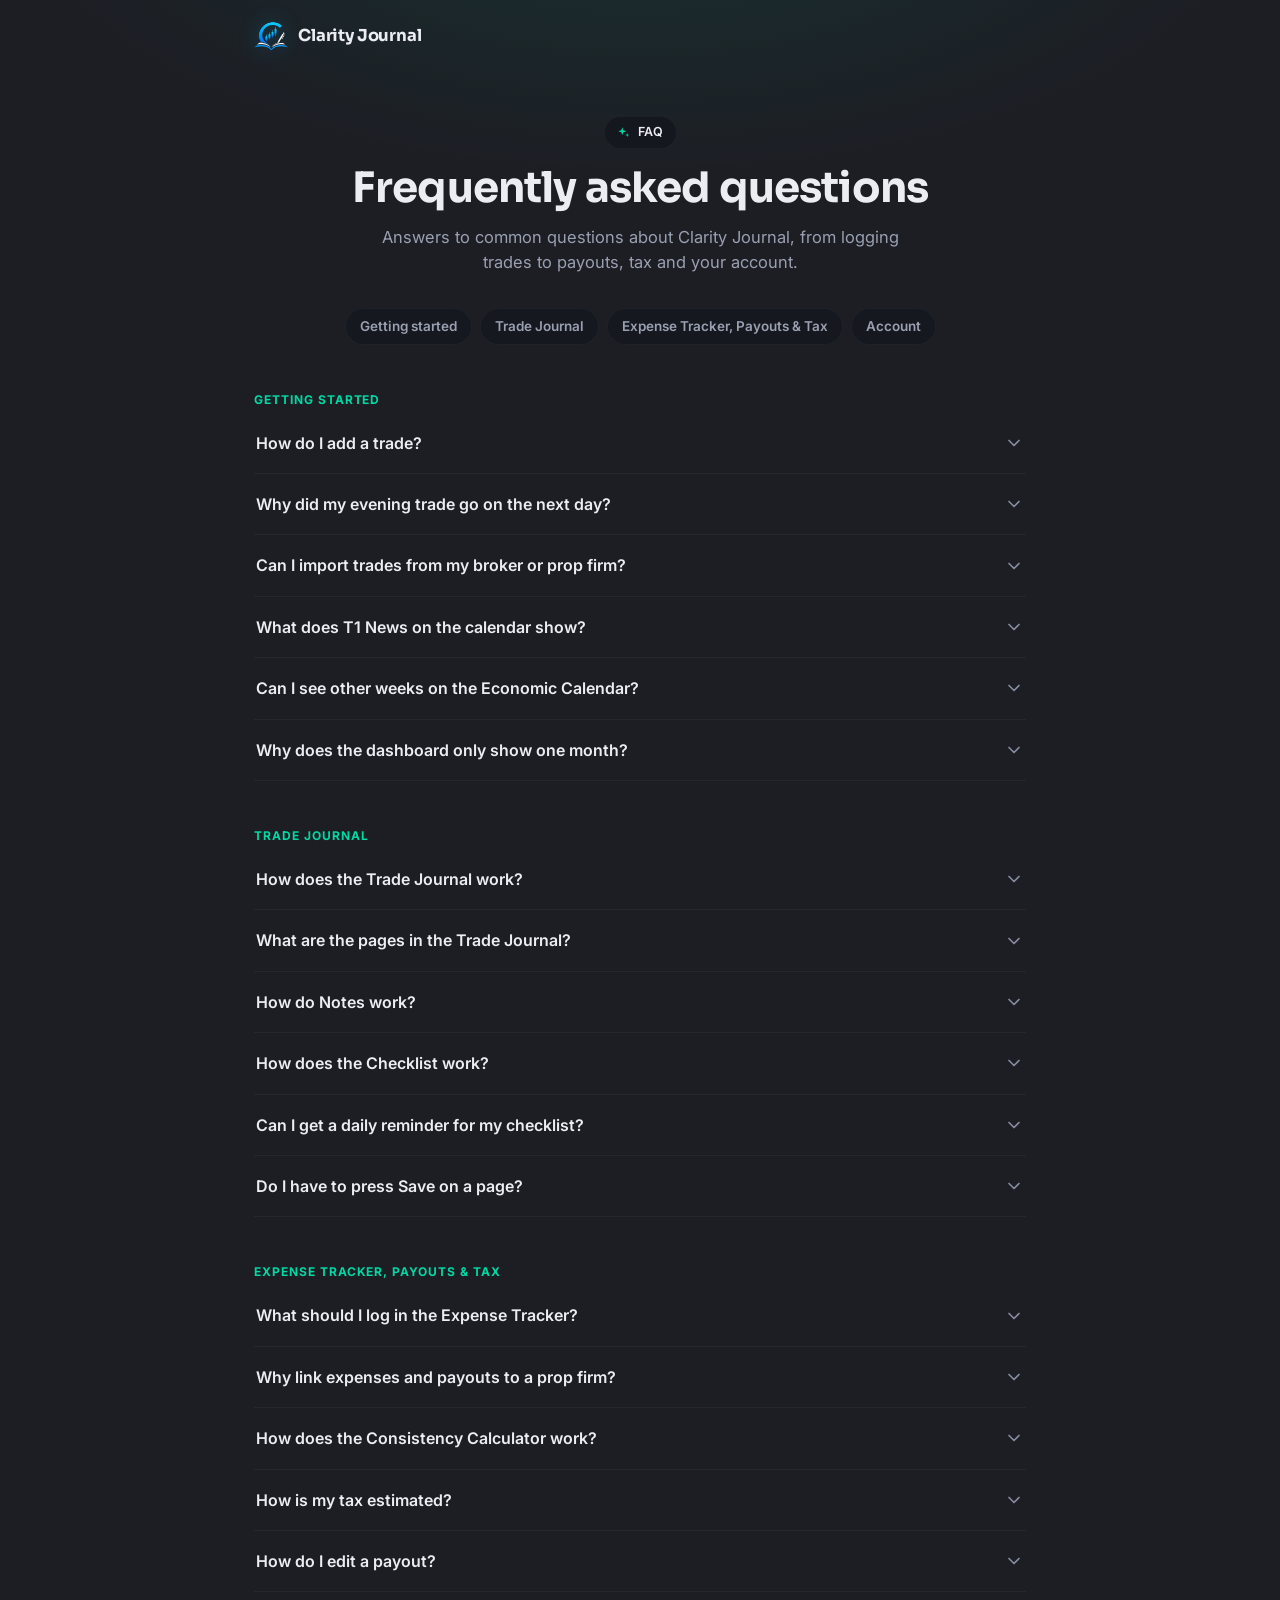
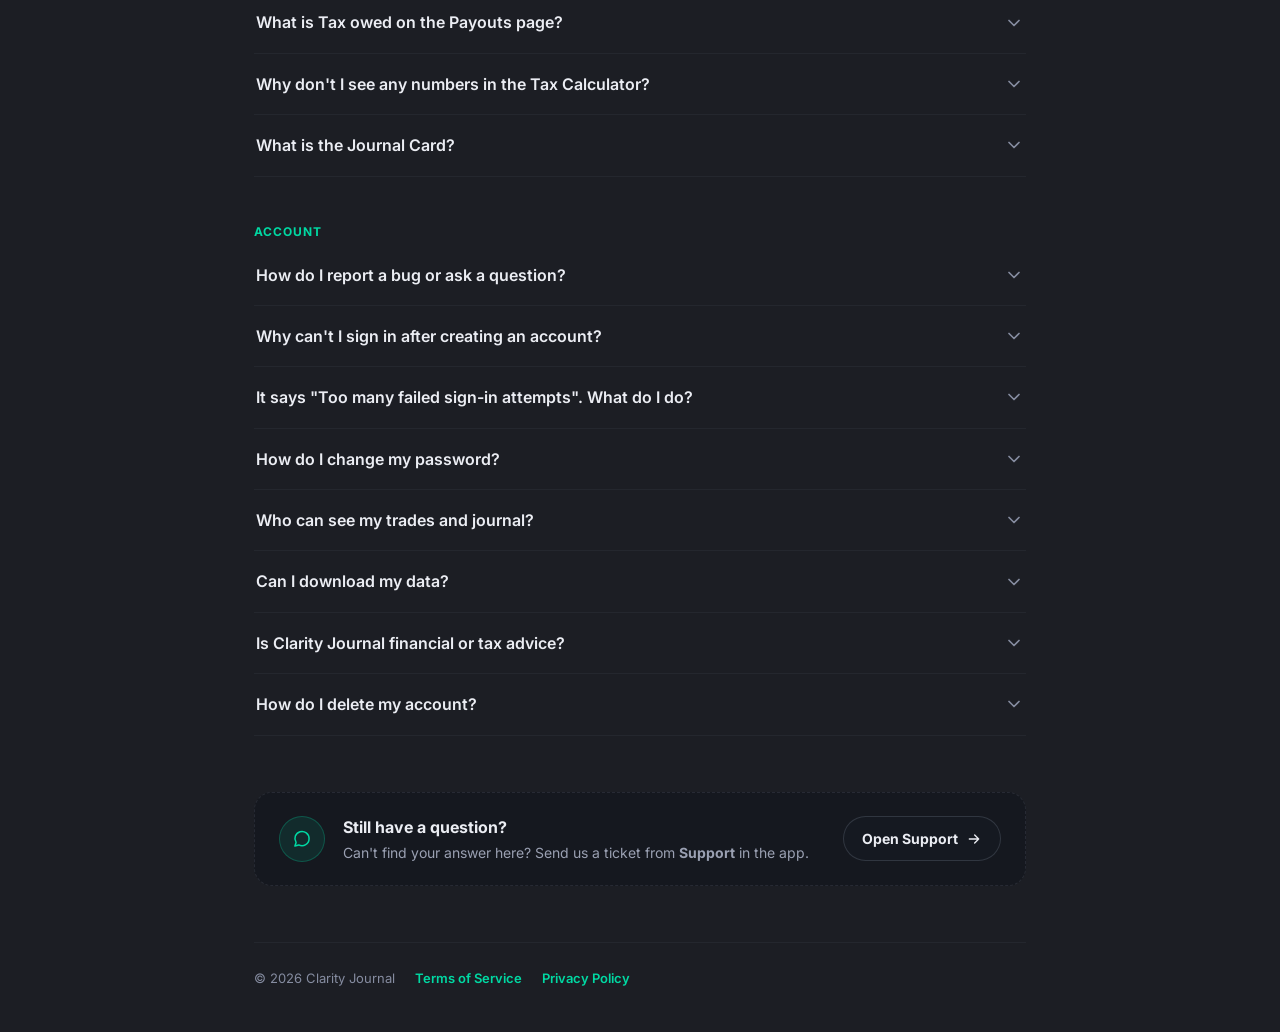
<file: faq.html>
<!DOCTYPE html>
<html lang="en">
<head>
<meta charset="UTF-8">
<script src="/error-log.js"></script>
<meta name="viewport" content="width=device-width, initial-scale=1.0">
<title>FAQ — Clarity Journal</title>
<link rel="icon" href="/favicon.ico" sizes="48x48">
<link rel="icon" type="image/png" sizes="192x192" href="/favicon-192.png">
<link rel="apple-touch-icon" href="/apple-touch-icon.png">
<meta name="description" content="Answers to common questions about Clarity Journal: logging and importing trades, the Trade Journal, Expense Tracker, payouts, tax and your account.">
<meta name="theme-color" content="#1C1E24">
<link rel="preconnect" href="https://fonts.googleapis.com">
<link href="https://fonts.googleapis.com/css2?family=Sora:wght@600;700;800&family=Inter:wght@400;500;600;700&display=swap" rel="stylesheet">
<style>
  :root{
    --bg:#1C1E24; --panel:#12151C; --panel-2:#171B24; --line:rgba(160,170,190,0.2); --line-soft:rgba(160,170,190,0.064);
    --ink:#EBEDF3; --ink-soft:#9AA0B2; --ink-faint:#858CA0;
    --green:#00D9A3; --cyan:#06A7FA;
    --chev:url("data:image/svg+xml,%3Csvg xmlns='http://www.w3.org/2000/svg' viewBox='0 0 24 24' fill='none' stroke='black' stroke-width='2' stroke-linecap='round' stroke-linejoin='round'%3E%3Cpath d='M6 9l6 6 6-6'/%3E%3C/svg%3E");
  }
  *{box-sizing:border-box;}
  html{scroll-behavior:smooth;}
  @media (prefers-reduced-motion: reduce){ html{scroll-behavior:auto;} }
  body{margin:0; min-height:100vh; color:var(--ink); font-family:'Inter',sans-serif; line-height:1.5;
    background:radial-gradient(900px 420px at 50% -120px, rgba(0,217,163,.10), transparent 70%) no-repeat, var(--bg);}
  h1, h2, h3{text-wrap:balance;}
  p{text-wrap:pretty;}
  a{color:inherit;}
  a:focus-visible, summary:focus-visible{outline:2px solid var(--cyan); outline-offset:2px; border-radius:6px;}
  .wrap{max-width:820px; margin:0 auto; padding:0 24px;}

  .top{display:flex; align-items:center; justify-content:space-between; gap:12px; height:72px;}
  .brand{display:flex; align-items:center; gap:10px; text-decoration:none;}
  .brand img{width:34px; height:34px; object-fit:contain; display:block; filter:drop-shadow(0 0 10px rgba(14,165,233,.35));}
  .brand span{font-family:'Sora',sans-serif; font-weight:700; font-size:16.5px; letter-spacing:-.01em;}

  .head{text-align:center; padding:44px 0 34px;}
  .badge{display:inline-flex; align-items:center; gap:7px; font-size:12.5px; font-weight:600;
    border:1px solid var(--line-soft); background:rgba(18,21,28,.7); padding:6px 13px 6px 11px; border-radius:999px; margin-bottom:16px;}
  .badge svg{width:15px; height:15px; color:var(--green);}
  h1{font-family:'Sora',sans-serif; font-size:42px; line-height:1.1; letter-spacing:-.02em; margin:0 0 14px;}
  .sub{font-size:16.5px; color:var(--ink-soft); margin:0 auto; max-width:560px;}

  /* topic shortcuts */
  .jump{display:flex; flex-wrap:wrap; justify-content:center; gap:8px; margin:0 0 46px;}
  .jump a{font-size:13.5px; font-weight:600; color:var(--ink-soft); text-decoration:none; padding:7px 14px; border-radius:999px;
    border:1px solid var(--line-soft); background:rgba(18,21,28,.6); transition:color .15s ease, border-color .15s ease;}
  .jump a:hover{color:var(--green); border-color:rgba(0,217,163,.45);}

  .group{scroll-margin-top:24px;}
  .group + .group{margin-top:46px;}
  .group h2{font-size:12px; font-weight:700; letter-spacing:.08em; text-transform:uppercase; color:var(--green); margin:0 0 4px;}

  /* one answer open at a time (details name="faq"); the open answer slides in where the browser supports it */
  .qa{border-bottom:1px solid var(--line-soft); interpolate-size:allow-keywords;}
  .qa summary{list-style:none; cursor:pointer; display:flex; align-items:center; justify-content:space-between; gap:18px;
    padding:19px 2px; font-size:16px; font-weight:600; line-height:1.4;}
  .qa summary::-webkit-details-marker{display:none;}
  .qa summary::after{content:""; flex-shrink:0; width:20px; height:20px; background:var(--ink-faint);
    -webkit-mask:var(--chev) center/contain no-repeat; mask:var(--chev) center/contain no-repeat;
    transition:transform .25s ease, background-color .15s ease;}
  .qa summary:hover::after, .qa[open] summary::after{background:var(--green);}
  .qa[open] summary::after{transform:rotate(180deg);}
  .qa-body{padding:0 40px 22px 2px;}
  .qa-body p{margin:0; font-size:15px; line-height:1.65; color:var(--ink-soft);}
  .qa-body b{color:var(--ink); font-weight:600;}
  .qa-body a, .foot a{color:var(--green); font-weight:600; text-decoration:none;}
  .qa-body a:hover, .foot a:hover{text-decoration:underline;}
  @supports selector(::details-content){
    .qa::details-content{block-size:0; overflow:hidden; transition:block-size .3s ease, content-visibility .3s allow-discrete;}
    .qa[open]::details-content{block-size:auto;}
    @media (prefers-reduced-motion: reduce){ .qa::details-content{transition:none;} }
  }
  @media (prefers-reduced-motion: reduce){ .qa summary::after{transition:none;} }

  .more{display:flex; align-items:center; gap:18px; margin:56px 0 0; padding:22px 24px;
    border:1px dashed rgba(160,170,190,0.128); border-radius:18px; background:rgba(18,21,28,.55);}
  .more .icon{width:46px; height:46px; border-radius:50%; flex-shrink:0; display:flex; align-items:center; justify-content:center;
    background:rgba(0,217,163,.1); color:var(--green); border:1px solid rgba(0,217,163,.25);}
  .more .icon svg{width:20px; height:20px;}
  .more h2{font-size:16px; margin:0 0 3px;}
  .more p{font-size:14px; color:var(--ink-soft); margin:0;}
  .btn{display:inline-flex; align-items:center; gap:8px; margin-left:auto; white-space:nowrap; text-decoration:none; font-weight:700; font-size:14px;
    color:var(--ink); padding:11px 18px; border-radius:999px; border:1px solid var(--line); background:rgba(23,27,36,.6);
    transition:color .15s ease, border-color .15s ease;}
  .btn:hover{border-color:var(--green); color:var(--green);}
  .btn svg{width:16px; height:16px; transition:transform .15s ease;}
  .btn:hover svg{transform:translateX(2px);}

  .foot{display:flex; gap:20px; flex-wrap:wrap; margin-top:56px; padding:26px 0 44px; border-top:1px solid var(--line-soft);
    font-size:13px; color:var(--ink-faint);}

  @media (max-width:600px){
    .wrap{padding:0 16px;}
    .head{padding:24px 0 26px;}
    h1{font-size:32px;}
    .sub{font-size:15.5px;}
    .jump{margin-bottom:36px;}
    .qa summary{font-size:15px; padding:18px 0;}
    .qa-body{padding:0 0 20px;}
    .more{flex-direction:column; text-align:center; padding:24px 20px;}
    .btn{margin-left:0;}
  }
</style>
</head>
<body>
  <div class="wrap">
    <header class="top">
      <a class="brand" href="/" aria-label="Clarity Journal home">
        <img src="logo-mark.png?v=3" alt="">
        <span>Clarity Journal</span>
      </a>
    </header>

    <main>
      <div class="head">
        <span class="badge"><svg viewBox="0 0 24 24" fill="currentColor" aria-hidden="true"><path d="M10 3.5l1.6 4.9 4.9 1.6-4.9 1.6L10 16.5l-1.6-4.9L3.5 10l4.9-1.6z"/><path d="M18 13l.8 2.2 2.2.8-2.2.8L18 19l-.8-2.2-2.2-.8 2.2-.8z"/></svg>FAQ</span>
        <h1>Frequently asked questions</h1>
        <p class="sub">Answers to common questions about Clarity Journal, from logging trades to payouts, tax and your account.</p>
      </div>

      <nav class="jump" aria-label="FAQ topics">
        <a href="#getting-started">Getting started</a>
        <a href="#trade-journal">Trade Journal</a>
        <a href="#payouts-tax">Expense Tracker, Payouts &amp; Tax</a>
        <a href="#account">Account</a>
      </nav>

      <section class="group" id="getting-started" aria-labelledby="h-start">
        <h2 id="h-start">Getting started</h2>
        <details class="qa" name="faq">
          <summary>How do I add a trade?</summary>
          <div class="qa-body"><p>Click <b>+ Add trade</b> in the top right. Fill in the symbol, long or short, entry and exit price, size and fees. If you'd rather use your broker's figure, type it in the P&amp;L box and it's used as-is.</p></div>
        </details>
        <details class="qa" name="faq">
          <summary>Why did my evening trade go on the next day?</summary>
          <div class="qa-body"><p>The futures trading day starts at 6 PM, so a trade that starts at 6:00 PM or later counts toward the next day. For example, a trade at 7 PM on Sunday counts for Monday. When you log a trade, add its <b>Entry time</b> and the date is moved for you (the form tells you which day it counts for). Imported trades use their own timestamps the same way. Leave the time blank and the trade stays on the date you picked.</p></div>
        </details>
        <details class="qa" name="faq">
          <summary>Can I import trades from my broker or prop firm?</summary>
          <div class="qa-body"><p>Yes. On the Add Trade page, click <b>Import trades</b> and pick a CSV export (Tradovate and similar exports work). The file needs a symbol, a quantity and both prices; if it also has timestamps, P&amp;L, fees, direction or an account column, those are picked up too.</p></div>
        </details>
        <details class="qa" name="faq">
          <summary>What does T1 News on the calendar show?</summary>
          <div class="qa-body"><p>Switch the Calendar from <b>P&amp;L</b> to <b>T1 News</b> to see red-folder (high-impact) news on each day, with the time it's released. It follows the <b>US only</b> setting on the Economic Calendar page. This week comes straight from the live news feed. Later weeks show the red US releases already scheduled, and further ahead the big ones on their official dates: the jobs report, CPI, retail sales, the first GDP estimate, and the Fed's rate decisions and meeting minutes. Each week's live news is also saved to your account, so past weeks keep everything that was red that week.</p></div>
        </details>
        <details class="qa" name="faq">
          <summary>Can I see other weeks on the Economic Calendar?</summary>
          <div class="qa-body"><p>Yes. Use the arrows next to the dates to go to the next or previous week, and click the dates to jump back to this week. Every day is listed, Sunday to Saturday, even when it has no events; untick <b>Weekends</b> to hide Saturday and Sunday. This week shows every event from the live feed, with forecasts. Later weeks show the US events already scheduled, in every colour, through the end of 2026; forecasts, and any changes to dates or times, come in when that week starts. Past weeks show the red-folder (high-impact) news saved while that week was live.</p></div>
        </details>
        <details class="qa" name="faq">
          <summary>Why does the dashboard only show one month?</summary>
          <div class="qa-body"><p>The stats and charts follow the month shown in the Calendar. Use the arrows next to the month to switch, or click the month name to jump back to the current month.</p></div>
        </details>
      </section>

      <section class="group" id="trade-journal" aria-labelledby="h-journal">
        <h2 id="h-journal">Trade Journal</h2>
        <details class="qa" name="faq">
          <summary>How does the Trade Journal work?</summary>
          <div class="qa-body"><p>At the top, pick a day with the arrows, the date box or <b>Today</b>. You'll see that day's P&amp;L, win rate, trade count, profit factor, and best and worst trade. In the date box's calendar, a day is green when the trade pages you made that day are tagged Win, red for Loss, and half and half when there's one of each. Below that is a gallery with one page per trade.</p></div>
        </details>
        <details class="qa" name="faq">
          <summary>What are the pages in the Trade Journal?</summary>
          <div class="qa-body"><p>One page per trade, laid out as a gallery. Click <b>New</b> or <b>+ New page</b>, type the asset you traded as the title (for example XAUUSD), and set <b>Tags</b> to Win or Loss. Use <b>Feeling</b> for how you felt (Confident, Calm, Disciplined, Anxious, FOMO or Frustrated) and <b>Discipline</b> to rate how closely you followed your plan, from 1 (off plan) to 5 (by the book). Then add a chart screenshot: paste it with Ctrl+V, drop the image onto the page, or click the box to pick one. You can add up to 6 screenshots, and write notes about the trade just above them. The first screenshot becomes the picture on the page's box. Use the pencil on a box to rename it, or <b>···</b> to delete it.</p></div>
        </details>
        <details class="qa" name="faq">
          <summary>How do Notes work?</summary>
          <div class="qa-body"><p>Open <b>Notes</b> in the sidebar and click <b>New note</b>. Give it a title and write in it, and add up to 6 screenshots with the picture button, by pasting (Ctrl+V) or by dropping an image on the note. It saves as you type, and the <b>Save</b> button (or Ctrl+S) saves straight away. Your notes appear as boxes, newest edits first. Use the pin icon, or the <b>···</b> menu on a box, to <b>Pin</b> a note to the top, and the search box to find one. A note with nothing written in it is removed when you close it.</p></div>
        </details>
        <details class="qa" name="faq">
          <summary>How does the Checklist work?</summary>
          <div class="qa-body"><p>Open <b>Checklist</b> in the sidebar and add the rules you want to follow every trading day, or start with the sample list. Tick each one off as you go and a line goes through it. The ticks start fresh at midnight in the time zone you pick under the date (it starts out as your device's time zone). Above the list you'll see how many days in a row you got everything done, and how many full days you had in the last 14. Use the pencil to edit a rule and the × to delete it. To change the order, drag a rule by the dotted handle on its left, or click the handle and choose where to move it.</p></div>
        </details>
        <details class="qa" name="faq">
          <summary>Can I get a daily reminder for my checklist?</summary>
          <div class="qa-body"><p>Yes. Go to <b>Settings</b> and switch on <b>Notifications</b>, then choose <b>Allow</b> when your browser asks. You'll get a notification every day at 8:00 AM in your checklist's time zone, telling you how many rules are left to tick off, and tapping it opens your checklist. It's set per device, so switch it on on each phone or computer you want it on. Signing out turns it off on that device.</p><p>On an iPhone or iPad, add Clarity Journal to your Home Screen first (tap Share, then <b>Add to Home Screen</b>), open it from there, and switch on Notifications in Settings. If you blocked notifications earlier, allow them again in your browser's settings for this site.</p></div>
        </details>
        <details class="qa" name="faq">
          <summary>Do I have to press Save on a page?</summary>
          <div class="qa-body"><p>No. Pages save as you type, and screenshots save as soon as you add them. The <b>Save</b> button (or Ctrl+S) saves straight away if you want to be sure. A page with nothing filled in is removed when you close it.</p></div>
        </details>
      </section>

      <section class="group" id="payouts-tax" aria-labelledby="h-payouts">
        <h2 id="h-payouts">Expense Tracker, Payouts &amp; Tax</h2>
        <details class="qa" name="faq">
          <summary>What should I log in the Expense Tracker?</summary>
          <div class="qa-body"><p>Anything it costs you to trade: evaluation fees, resets, activation fees, data feeds and platform subscriptions. For anything bought from a prop firm, use the firm's name as the <b>Category</b> (for example Apex) so it's linked to that firm.</p></div>
        </details>
        <details class="qa" name="faq">
          <summary>Why link expenses and payouts to a prop firm?</summary>
          <div class="qa-body"><p>So the Tax Calculator can subtract only what you spent at a firm from that firm's payouts. Spell the firm the same way in the expense's Category and in the payout's Prop firm box (capital letters don't matter).</p></div>
        </details>
        <details class="qa" name="faq">
          <summary>How does the Consistency Calculator work?</summary>
          <div class="qa-body"><p>Most prop firms won't pay out if one day makes up too much of your profit. Choose <b>Net Profit</b> (your best day against your total profit) or <b>Profit Target</b> (your best day against the account's target), set your firm's rule (for example 30%), and add each trading day's profit. It tells you whether you pass, the most one day can be, and how much more profit you need if you don't, with a chart of every day against the limit.</p></div>
        </details>
        <details class="qa" name="faq">
          <summary>How is my tax estimated?</summary>
          <div class="qa-body"><p>In the Tax Calculator, choose the tax year and a prop firm. For the US it uses the 2026 federal brackets and standard deduction, adds self-employment tax for prop firm payouts, and an optional state rate. Outside the US you enter a flat rate. It's an estimate only, not tax advice, so check with a tax professional before you file.</p></div>
        </details>
        <details class="qa" name="faq">
          <summary>How do I edit a payout?</summary>
          <div class="qa-body"><p>On the Payouts page, right-click the payout in Payout history and choose <b>Edit payout</b>. On a phone, press and hold the payout instead. If deleting payouts is turned on for your account, the same menu also has <b>Delete payout</b>.</p></div>
        </details>
        <details class="qa" name="faq">
          <summary>What is Tax owed on the Payouts page?</summary>
          <div class="qa-body"><p>An estimate of the tax on your payouts for the year you pick. Each firm's profit is its payouts minus what you spent at that firm in the Expense Tracker. A firm that cost you more than it paid adds no tax and doesn't reduce the others. It uses your settings from the Tax Calculator (country, filing status, state rate or flat rate), so click <b>Tax settings</b> to change them. It's an estimate only, not tax advice.</p></div>
        </details>
        <details class="qa" name="faq">
          <summary>Why don't I see any numbers in the Tax Calculator?</summary>
          <div class="qa-body"><p>When income comes from payouts, pick a firm under <b>Prop firm</b>. Nothing is calculated while it's set to None.</p></div>
        </details>
        <details class="qa" name="faq">
          <summary>What is the Journal Card?</summary>
          <div class="qa-body"><p>A shareable image of your P&amp;L for today, this week or this month. Open it from the <b>Journal Card</b> button on the dashboard, then download or copy it. You can upload your own background image; for the sharpest card, use one at least 2000 pixels wide.</p></div>
        </details>
      </section>

      <section class="group" id="account" aria-labelledby="h-account">
        <h2 id="h-account">Account</h2>
        <details class="qa" name="faq">
          <summary>How do I report a bug or ask a question?</summary>
          <div class="qa-body"><p>Click the chat icon at the top right of the app, next to the question mark, to open <b>Support</b>. Pick <b>Bug report</b>, <b>Question</b> or <b>Other</b>, add a subject and the details (and a screenshot if it helps), then click <b>Send ticket</b>. Our replies show up on the same page, and a gold dot on the chat icon tells you when there's a new one. Please don't include passwords or card numbers.</p></div>
        </details>
        <details class="qa" name="faq">
          <summary>Why can't I sign in after creating an account?</summary>
          <div class="qa-body"><p>New accounts have to be approved first. You'll be able to sign in with your username and password as soon as yours is approved.</p></div>
        </details>
        <details class="qa" name="faq">
          <summary>It says "Too many failed sign-in attempts". What do I do?</summary>
          <div class="qa-body"><p>To protect your account from password guessing, sign-in pauses for a username after 10 wrong passwords in 15 minutes. Wait 15 minutes and try again with the right password.</p></div>
        </details>
        <details class="qa" name="faq">
          <summary>How do I change my password?</summary>
          <div class="qa-body"><p>Go to <b>Settings</b> and click <b>Change</b> next to Change password.</p></div>
        </details>
        <details class="qa" name="faq">
          <summary>Who can see my trades and journal?</summary>
          <div class="qa-body"><p>Only you. Your trades and journal are stored under your own account, and the database only lets your account read or change them. To manage accounts, we can see your username, email, account status and basic usage, like when you last signed in and how many trades you've logged, but not your trades or journal themselves. If you send a support ticket, we can read that ticket so we can answer it. See the <a href="/privacy">Privacy Policy</a> for details.</p></div>
        </details>
        <details class="qa" name="faq">
          <summary>Can I download my data?</summary>
          <div class="qa-body"><p>Yes. Go to <b>Settings</b> and click <b>Download</b> next to Download my data. You'll get everything saved in your account as one JSON file.</p></div>
        </details>
        <details class="qa" name="faq">
          <summary>Is Clarity Journal financial or tax advice?</summary>
          <div class="qa-body"><p>No. It's a tool for recording and reviewing your own trades. The stats and calculators are estimates based on what you enter, so check prop firm rules with your firm and your taxes with a professional. See the <a href="/terms">Terms of Service</a>.</p></div>
        </details>
        <details class="qa" name="faq">
          <summary>How do I delete my account?</summary>
          <div class="qa-body"><p>Go to <b>Settings</b>, click <b>Delete</b> next to Delete account and type DELETE to confirm. This permanently erases your trades, journal and everything else saved in your account. To also remove your sign-in details (email and username), send us a ticket from <b>Support</b> in the app.</p></div>
        </details>
      </section>

      <div class="more">
        <div class="icon"><svg viewBox="0 0 24 24" fill="none" stroke="currentColor" stroke-width="1.8" stroke-linecap="round" stroke-linejoin="round" aria-hidden="true"><path d="M20.5 11.5a8.5 8.5 0 0 1-12.4 7.6L3.5 20.5l1.4-4.4A8.5 8.5 0 1 1 20.5 11.5z"/></svg></div>
        <div>
          <h2>Still have a question?</h2>
          <p>Can't find your answer here? Send us a ticket from <b>Support</b> in the app.</p>
        </div>
        <a class="btn" href="/#support">Open Support <svg viewBox="0 0 24 24" fill="none" stroke="currentColor" stroke-width="2" stroke-linecap="round" stroke-linejoin="round" aria-hidden="true"><path d="M5 12h14M13 6l6 6-6 6"/></svg></a>
      </div>
    </main>

    <footer class="foot">
      <span>© 2026 Clarity Journal</span>
      <a href="/terms">Terms of Service</a>
      <a href="/privacy">Privacy Policy</a>
    </footer>
  </div>

  <script>
    // browsers without <details name> support: opening one answer closes the others
    if(!('name' in HTMLDetailsElement.prototype)){
      document.addEventListener('toggle', (e) => {
        const d = e.target;
        if(!d.open || !d.matches('details[name]')) return;
        document.querySelectorAll('details[name="' + d.getAttribute('name') + '"][open]').forEach(o => { if(o !== d) o.open = false; });
      }, true);
    }
  </script>
</body>
</html>
</file>
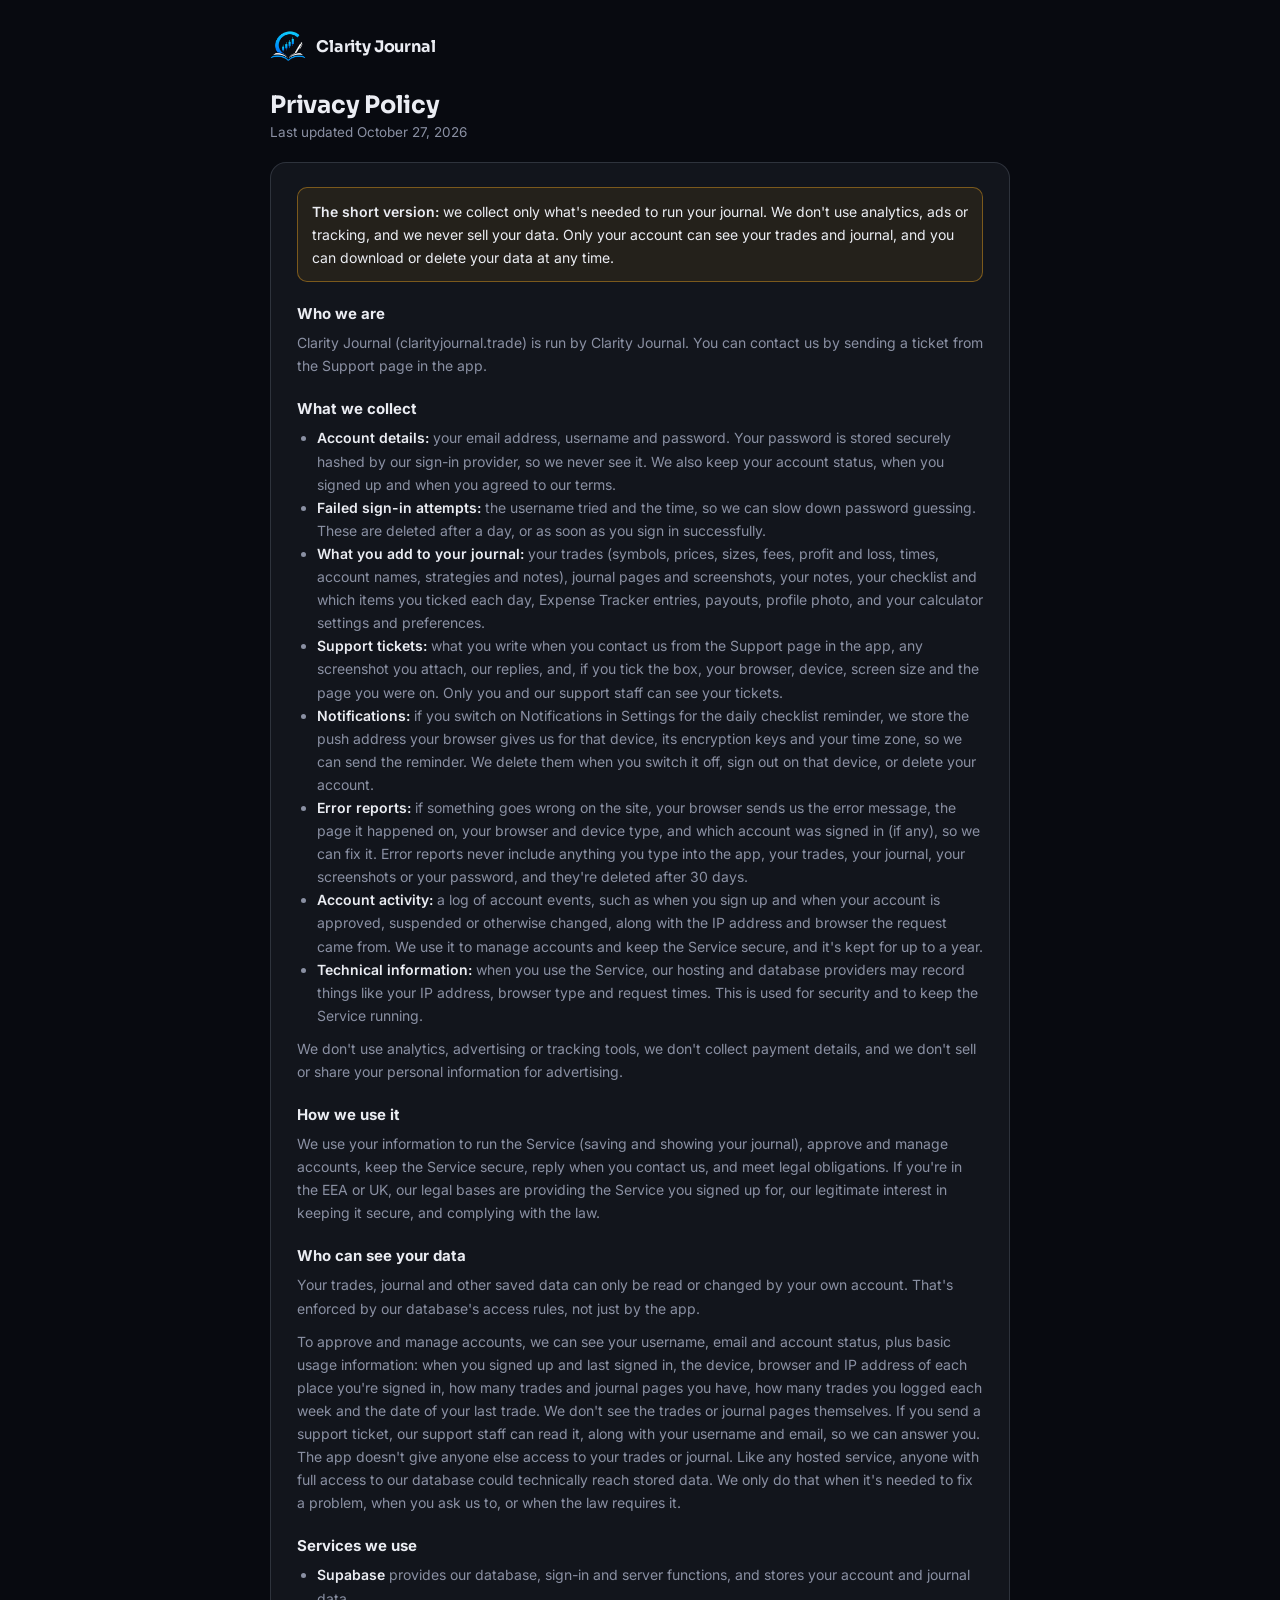
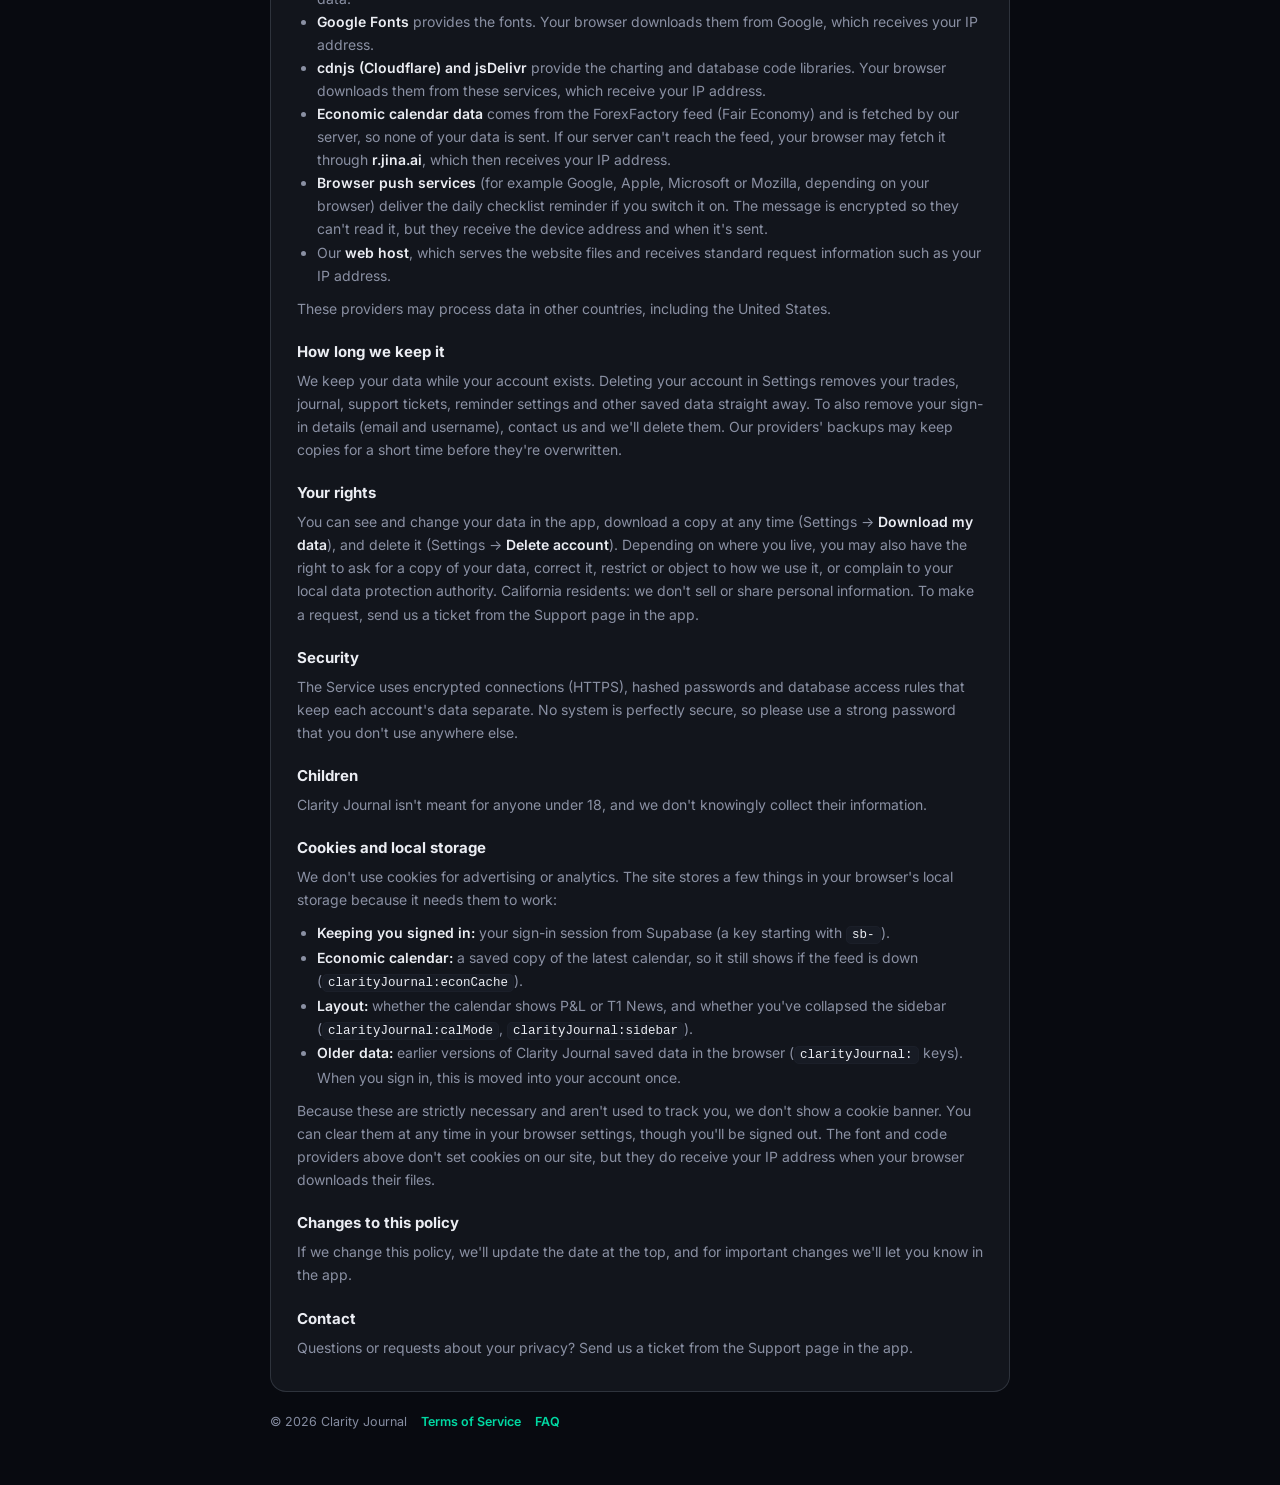
<file: privacy.html>
<!DOCTYPE html>
<html lang="en">
<head>
<meta charset="UTF-8">
<script src="/error-log.js"></script>
<meta name="viewport" content="width=device-width, initial-scale=1.0">
<title>Privacy Policy — Clarity Journal</title>
<link rel="icon" href="/favicon.ico" sizes="48x48">
<link rel="icon" type="image/png" sizes="192x192" href="/favicon-192.png">
<link rel="apple-touch-icon" href="/apple-touch-icon.png">
<link rel="preconnect" href="https://fonts.googleapis.com">
<link href="https://fonts.googleapis.com/css2?family=Sora:wght@600;700;800&family=Inter:wght@400;500;600;700&display=swap" rel="stylesheet">
<style>
  :root{
    --bg:#080A10; --panel:#12151C; --panel-2:#171B24; --line:rgba(160,170,190,0.2); --line-soft:#1B1F29;
    --ink:#EBEDF3; --ink-soft:#8A90A3; --ink-faint:#858CA0;
    --green:#00D9A3; --amber:#FFB020;
  }
  *{box-sizing:border-box;}
  body{margin:0; min-height:100vh; background:var(--bg); color:var(--ink); font-family:'Inter',sans-serif;}
  .wrap{max-width:780px; margin:0 auto; padding:28px 20px 60px;}
  .top{display:flex; align-items:center; justify-content:space-between; gap:12px; flex-wrap:wrap; margin-bottom:26px;}
  .brand{display:flex; align-items:center; gap:10px; text-decoration:none; color:var(--ink);}
  .brand img{width:36px; height:36px; object-fit:contain; display:block;}
  .brand span{font-family:'Sora',sans-serif; font-weight:700; font-size:16px; letter-spacing:-.01em;}
  h1{font-family:'Sora',sans-serif; font-size:24px; margin:0 0 4px; letter-spacing:-.01em;}
  .sub{color:var(--ink-soft); font-size:13.5px; margin:0 0 22px;}
  .doc{background:var(--panel); border:1px solid var(--line); border-radius:16px; padding:8px 26px 22px;}
  .doc h2{font-size:15px; margin:22px 0 8px; scroll-margin-top:16px;}
  .doc p, .doc li{font-size:14px; line-height:1.65; color:var(--ink-soft);}
  .doc p{margin:0 0 10px;}
  .doc ul{margin:0 0 10px; padding-left:20px;}
  .doc b{color:var(--ink); font-weight:600;}
  .doc code{font-size:12.5px; background:var(--panel-2); border:1px solid var(--line-soft); border-radius:5px; padding:1px 5px; color:var(--ink);}
  .doc a, .foot a{color:var(--green); font-weight:600; text-decoration:none;}
  .doc a:hover, .foot a:hover{text-decoration:underline;}
  .callout{border:1px solid rgba(255,176,32,.4); background:rgba(255,176,32,.08); border-radius:10px; padding:12px 14px; margin:16px 0 4px;}
  .callout p{margin:0; color:var(--ink);}
  .todo{background:rgba(255,176,32,.18); color:var(--amber); border-radius:4px; padding:0 4px; font-weight:600;}
  .foot{margin-top:22px; font-size:12.5px; color:var(--ink-faint); display:flex; gap:14px; flex-wrap:wrap;}
  a:focus-visible{outline:2px solid #06A7FA; outline-offset:2px; border-radius:4px;}
</style>
</head>
<body>
  <div class="wrap" role="main">
    <div class="top">
      <a class="brand" href="/">
        <img src="logo-mark.png?v=3" alt="Clarity Journal logo">
        <span>Clarity Journal</span>
      </a>
    </div>

    <h1>Privacy Policy</h1>
    <p class="sub">Last updated October 27, 2026</p>

    <div class="doc">
      <div class="callout">
        <p><b>The short version:</b> we collect only what's needed to run your journal. We don't use analytics, ads or tracking, and we never sell your data. Only your account can see your trades and journal, and you can download or delete your data at any time.</p>
      </div>

      <h2>Who we are</h2>
      <p>Clarity Journal (clarityjournal.trade) is run by Clarity Journal. You can contact us by sending a ticket from the Support page in the app.</p>

      <h2>What we collect</h2>
      <ul>
        <li><b>Account details:</b> your email address, username and password. Your password is stored securely hashed by our sign-in provider, so we never see it. We also keep your account status, when you signed up and when you agreed to our terms.</li>
        <li><b>Failed sign-in attempts:</b> the username tried and the time, so we can slow down password guessing. These are deleted after a day, or as soon as you sign in successfully.</li>
        <li><b>What you add to your journal:</b> your trades (symbols, prices, sizes, fees, profit and loss, times, account names, strategies and notes), journal pages and screenshots, your notes, your checklist and which items you ticked each day, Expense Tracker entries, payouts, profile photo, and your calculator settings and preferences.</li>
        <li><b>Support tickets:</b> what you write when you contact us from the Support page in the app, any screenshot you attach, our replies, and, if you tick the box, your browser, device, screen size and the page you were on. Only you and our support staff can see your tickets.</li>
        <li><b>Notifications:</b> if you switch on Notifications in Settings for the daily checklist reminder, we store the push address your browser gives us for that device, its encryption keys and your time zone, so we can send the reminder. We delete them when you switch it off, sign out on that device, or delete your account.</li>
        <li><b>Error reports:</b> if something goes wrong on the site, your browser sends us the error message, the page it happened on, your browser and device type, and which account was signed in (if any), so we can fix it. Error reports never include anything you type into the app, your trades, your journal, your screenshots or your password, and they're deleted after 30 days.</li>
        <li><b>Account activity:</b> a log of account events, such as when you sign up and when your account is approved, suspended or otherwise changed, along with the IP address and browser the request came from. We use it to manage accounts and keep the Service secure, and it's kept for up to a year.</li>
        <li><b>Technical information:</b> when you use the Service, our hosting and database providers may record things like your IP address, browser type and request times. This is used for security and to keep the Service running.</li>
      </ul>
      <p>We don't use analytics, advertising or tracking tools, we don't collect payment details, and we don't sell or share your personal information for advertising.</p>

      <h2>How we use it</h2>
      <p>We use your information to run the Service (saving and showing your journal), approve and manage accounts, keep the Service secure, reply when you contact us, and meet legal obligations. If you're in the EEA or UK, our legal bases are providing the Service you signed up for, our legitimate interest in keeping it secure, and complying with the law.</p>

      <h2>Who can see your data</h2>
      <p>Your trades, journal and other saved data can only be read or changed by your own account. That's enforced by our database's access rules, not just by the app.</p>
      <p>To approve and manage accounts, we can see your username, email and account status, plus basic usage information: when you signed up and last signed in, the device, browser and IP address of each place you're signed in, how many trades and journal pages you have, how many trades you logged each week and the date of your last trade. We don't see the trades or journal pages themselves. If you send a support ticket, our support staff can read it, along with your username and email, so we can answer you. The app doesn't give anyone else access to your trades or journal. Like any hosted service, anyone with full access to our database could technically reach stored data. We only do that when it's needed to fix a problem, when you ask us to, or when the law requires it.</p>

      <h2>Services we use</h2>
      <ul>
        <li><b>Supabase</b> provides our database, sign-in and server functions, and stores your account and journal data.</li>
        <li><b>Google Fonts</b> provides the fonts. Your browser downloads them from Google, which receives your IP address.</li>
        <li><b>cdnjs (Cloudflare) and jsDelivr</b> provide the charting and database code libraries. Your browser downloads them from these services, which receive your IP address.</li>
        <li><b>Economic calendar data</b> comes from the ForexFactory feed (Fair Economy) and is fetched by our server, so none of your data is sent. If our server can't reach the feed, your browser may fetch it through <b>r.jina.ai</b>, which then receives your IP address.</li>
        <li><b>Browser push services</b> (for example Google, Apple, Microsoft or Mozilla, depending on your browser) deliver the daily checklist reminder if you switch it on. The message is encrypted so they can't read it, but they receive the device address and when it's sent.</li>
        <li>Our <b>web host</b>, which serves the website files and receives standard request information such as your IP address.</li>
      </ul>
      <p>These providers may process data in other countries, including the United States.</p>

      <h2>How long we keep it</h2>
      <p>We keep your data while your account exists. Deleting your account in Settings removes your trades, journal, support tickets, reminder settings and other saved data straight away. To also remove your sign-in details (email and username), contact us and we'll delete them. Our providers' backups may keep copies for a short time before they're overwritten.</p>

      <h2>Your rights</h2>
      <p>You can see and change your data in the app, download a copy at any time (Settings → <b>Download my data</b>), and delete it (Settings → <b>Delete account</b>). Depending on where you live, you may also have the right to ask for a copy of your data, correct it, restrict or object to how we use it, or complain to your local data protection authority. California residents: we don't sell or share personal information. To make a request, send us a ticket from the Support page in the app.</p>

      <h2>Security</h2>
      <p>The Service uses encrypted connections (HTTPS), hashed passwords and database access rules that keep each account's data separate. No system is perfectly secure, so please use a strong password that you don't use anywhere else.</p>

      <h2>Children</h2>
      <p>Clarity Journal isn't meant for anyone under 18, and we don't knowingly collect their information.</p>

      <h2 id="cookies">Cookies and local storage</h2>
      <p>We don't use cookies for advertising or analytics. The site stores a few things in your browser's local storage because it needs them to work:</p>
      <ul>
        <li><b>Keeping you signed in:</b> your sign-in session from Supabase (a key starting with <code>sb-</code>).</li>
        <li><b>Economic calendar:</b> a saved copy of the latest calendar, so it still shows if the feed is down (<code>clarityJournal:econCache</code>).</li>
        <li><b>Layout:</b> whether the calendar shows P&amp;L or T1 News, and whether you've collapsed the sidebar (<code>clarityJournal:calMode</code>, <code>clarityJournal:sidebar</code>).</li>
        <li><b>Older data:</b> earlier versions of Clarity Journal saved data in the browser (<code>clarityJournal:</code> keys). When you sign in, this is moved into your account once.</li>
      </ul>
      <p>Because these are strictly necessary and aren't used to track you, we don't show a cookie banner. You can clear them at any time in your browser settings, though you'll be signed out. The font and code providers above don't set cookies on our site, but they do receive your IP address when your browser downloads their files.</p>

      <h2>Changes to this policy</h2>
      <p>If we change this policy, we'll update the date at the top, and for important changes we'll let you know in the app.</p>

      <h2>Contact</h2>
      <p>Questions or requests about your privacy? Send us a ticket from the Support page in the app.</p>
    </div>

    <div class="foot">
      <span>© 2026 Clarity Journal</span>
      <a href="/terms">Terms of Service</a>
      <a href="/faq">FAQ</a>
    </div>
  </div>
</body>
</html>
</file>
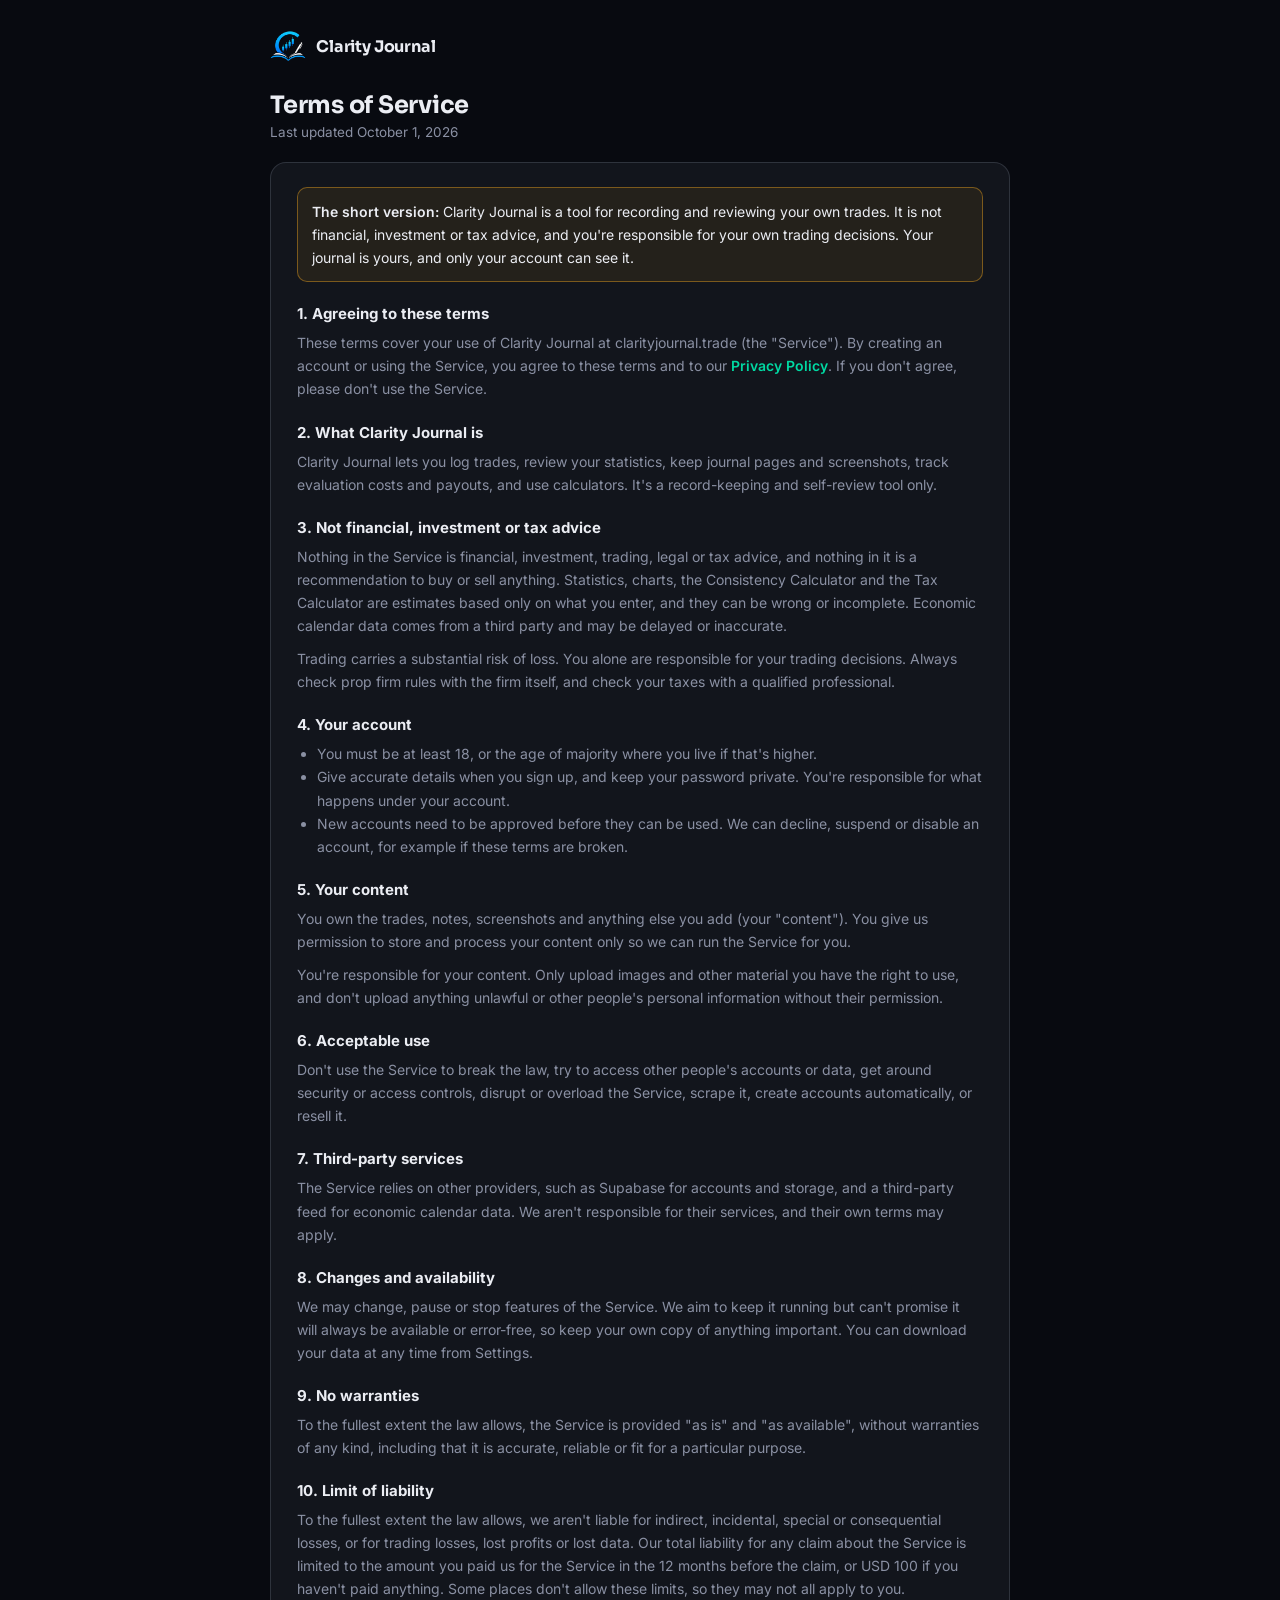
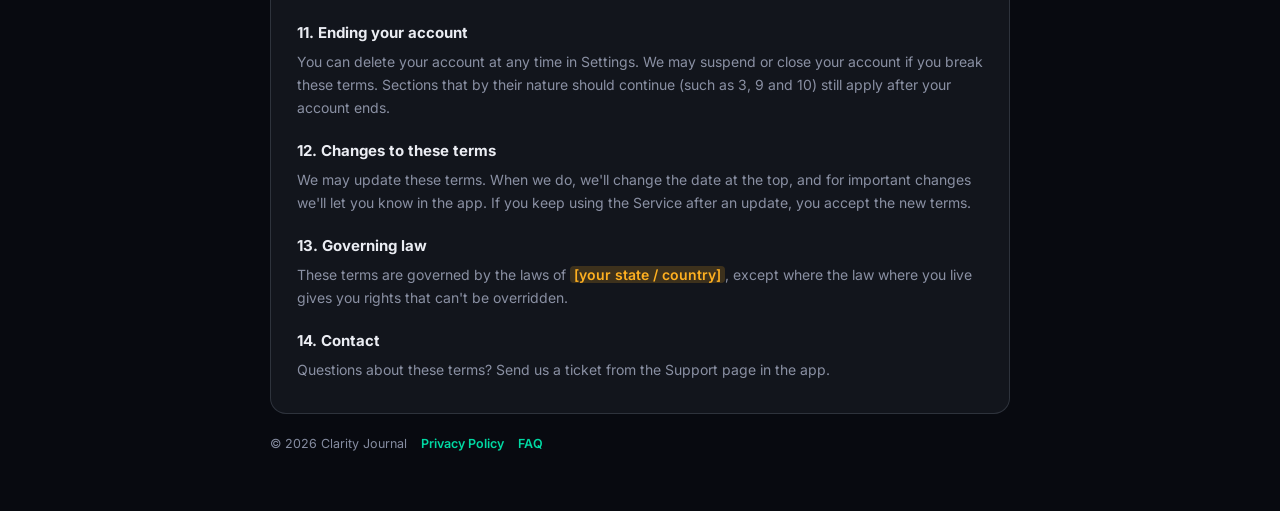
<file: terms.html>
<!DOCTYPE html>
<html lang="en">
<head>
<meta charset="UTF-8">
<script src="/error-log.js"></script>
<meta name="viewport" content="width=device-width, initial-scale=1.0">
<title>Terms of Service — Clarity Journal</title>
<link rel="icon" href="/favicon.ico" sizes="48x48">
<link rel="icon" type="image/png" sizes="192x192" href="/favicon-192.png">
<link rel="apple-touch-icon" href="/apple-touch-icon.png">
<link rel="preconnect" href="https://fonts.googleapis.com">
<link href="https://fonts.googleapis.com/css2?family=Sora:wght@600;700;800&family=Inter:wght@400;500;600;700&display=swap" rel="stylesheet">
<style>
  :root{
    --bg:#080A10; --panel:#12151C; --panel-2:#171B24; --line:rgba(160,170,190,0.2); --line-soft:#1B1F29;
    --ink:#EBEDF3; --ink-soft:#8A90A3; --ink-faint:#858CA0;
    --green:#00D9A3; --amber:#FFB020;
  }
  *{box-sizing:border-box;}
  body{margin:0; min-height:100vh; background:var(--bg); color:var(--ink); font-family:'Inter',sans-serif;}
  .wrap{max-width:780px; margin:0 auto; padding:28px 20px 60px;}
  .top{display:flex; align-items:center; justify-content:space-between; gap:12px; flex-wrap:wrap; margin-bottom:26px;}
  .brand{display:flex; align-items:center; gap:10px; text-decoration:none; color:var(--ink);}
  .brand img{width:36px; height:36px; object-fit:contain; display:block;}
  .brand span{font-family:'Sora',sans-serif; font-weight:700; font-size:16px; letter-spacing:-.01em;}
  h1{font-family:'Sora',sans-serif; font-size:24px; margin:0 0 4px; letter-spacing:-.01em;}
  .sub{color:var(--ink-soft); font-size:13.5px; margin:0 0 22px;}
  .doc{background:var(--panel); border:1px solid var(--line); border-radius:16px; padding:8px 26px 22px;}
  .doc h2{font-size:15px; margin:22px 0 8px;}
  .doc p, .doc li{font-size:14px; line-height:1.65; color:var(--ink-soft);}
  .doc p{margin:0 0 10px;}
  .doc ul{margin:0 0 10px; padding-left:20px;}
  .doc b{color:var(--ink); font-weight:600;}
  .doc a, .foot a{color:var(--green); font-weight:600; text-decoration:none;}
  .doc a:hover, .foot a:hover{text-decoration:underline;}
  .callout{border:1px solid rgba(255,176,32,.4); background:rgba(255,176,32,.08); border-radius:10px; padding:12px 14px; margin:16px 0 4px;}
  .callout p{margin:0; color:var(--ink);}
  .todo{background:rgba(255,176,32,.18); color:var(--amber); border-radius:4px; padding:0 4px; font-weight:600;}
  .foot{margin-top:22px; font-size:12.5px; color:var(--ink-faint); display:flex; gap:14px; flex-wrap:wrap;}
  a:focus-visible{outline:2px solid #06A7FA; outline-offset:2px; border-radius:4px;}
</style>
</head>
<body>
  <div class="wrap" role="main">
    <div class="top">
      <a class="brand" href="/">
        <img src="logo-mark.png?v=3" alt="Clarity Journal logo">
        <span>Clarity Journal</span>
      </a>
    </div>

    <h1>Terms of Service</h1>
    <p class="sub">Last updated October 1, 2026</p>

    <div class="doc">
      <div class="callout">
        <p><b>The short version:</b> Clarity Journal is a tool for recording and reviewing your own trades. It is not financial, investment or tax advice, and you're responsible for your own trading decisions. Your journal is yours, and only your account can see it.</p>
      </div>

      <h2>1. Agreeing to these terms</h2>
      <p>These terms cover your use of Clarity Journal at clarityjournal.trade (the "Service"). By creating an account or using the Service, you agree to these terms and to our <a href="/privacy">Privacy Policy</a>. If you don't agree, please don't use the Service.</p>

      <h2>2. What Clarity Journal is</h2>
      <p>Clarity Journal lets you log trades, review your statistics, keep journal pages and screenshots, track evaluation costs and payouts, and use calculators. It's a record-keeping and self-review tool only.</p>

      <h2>3. Not financial, investment or tax advice</h2>
      <p>Nothing in the Service is financial, investment, trading, legal or tax advice, and nothing in it is a recommendation to buy or sell anything. Statistics, charts, the Consistency Calculator and the Tax Calculator are estimates based only on what you enter, and they can be wrong or incomplete. Economic calendar data comes from a third party and may be delayed or inaccurate.</p>
      <p>Trading carries a substantial risk of loss. You alone are responsible for your trading decisions. Always check prop firm rules with the firm itself, and check your taxes with a qualified professional.</p>

      <h2>4. Your account</h2>
      <ul>
        <li>You must be at least 18, or the age of majority where you live if that's higher.</li>
        <li>Give accurate details when you sign up, and keep your password private. You're responsible for what happens under your account.</li>
        <li>New accounts need to be approved before they can be used. We can decline, suspend or disable an account, for example if these terms are broken.</li>
      </ul>

      <h2>5. Your content</h2>
      <p>You own the trades, notes, screenshots and anything else you add (your "content"). You give us permission to store and process your content only so we can run the Service for you.</p>
      <p>You're responsible for your content. Only upload images and other material you have the right to use, and don't upload anything unlawful or other people's personal information without their permission.</p>

      <h2>6. Acceptable use</h2>
      <p>Don't use the Service to break the law, try to access other people's accounts or data, get around security or access controls, disrupt or overload the Service, scrape it, create accounts automatically, or resell it.</p>

      <h2>7. Third-party services</h2>
      <p>The Service relies on other providers, such as Supabase for accounts and storage, and a third-party feed for economic calendar data. We aren't responsible for their services, and their own terms may apply.</p>

      <h2>8. Changes and availability</h2>
      <p>We may change, pause or stop features of the Service. We aim to keep it running but can't promise it will always be available or error-free, so keep your own copy of anything important. You can download your data at any time from Settings.</p>

      <h2>9. No warranties</h2>
      <p>To the fullest extent the law allows, the Service is provided "as is" and "as available", without warranties of any kind, including that it is accurate, reliable or fit for a particular purpose.</p>

      <h2>10. Limit of liability</h2>
      <p>To the fullest extent the law allows, we aren't liable for indirect, incidental, special or consequential losses, or for trading losses, lost profits or lost data. Our total liability for any claim about the Service is limited to the amount you paid us for the Service in the 12 months before the claim, or USD 100 if you haven't paid anything. Some places don't allow these limits, so they may not all apply to you.</p>

      <h2>11. Ending your account</h2>
      <p>You can delete your account at any time in Settings. We may suspend or close your account if you break these terms. Sections that by their nature should continue (such as 3, 9 and 10) still apply after your account ends.</p>

      <h2>12. Changes to these terms</h2>
      <p>We may update these terms. When we do, we'll change the date at the top, and for important changes we'll let you know in the app. If you keep using the Service after an update, you accept the new terms.</p>

      <h2>13. Governing law</h2>
      <p>These terms are governed by the laws of <span class="todo">[your state / country]</span>, except where the law where you live gives you rights that can't be overridden.</p>

      <h2>14. Contact</h2>
      <p>Questions about these terms? Send us a ticket from the Support page in the app.</p>
    </div>

    <div class="foot">
      <span>© 2026 Clarity Journal</span>
      <a href="/privacy">Privacy Policy</a>
      <a href="/faq">FAQ</a>
    </div>
  </div>
</body>
</html>
</file>
